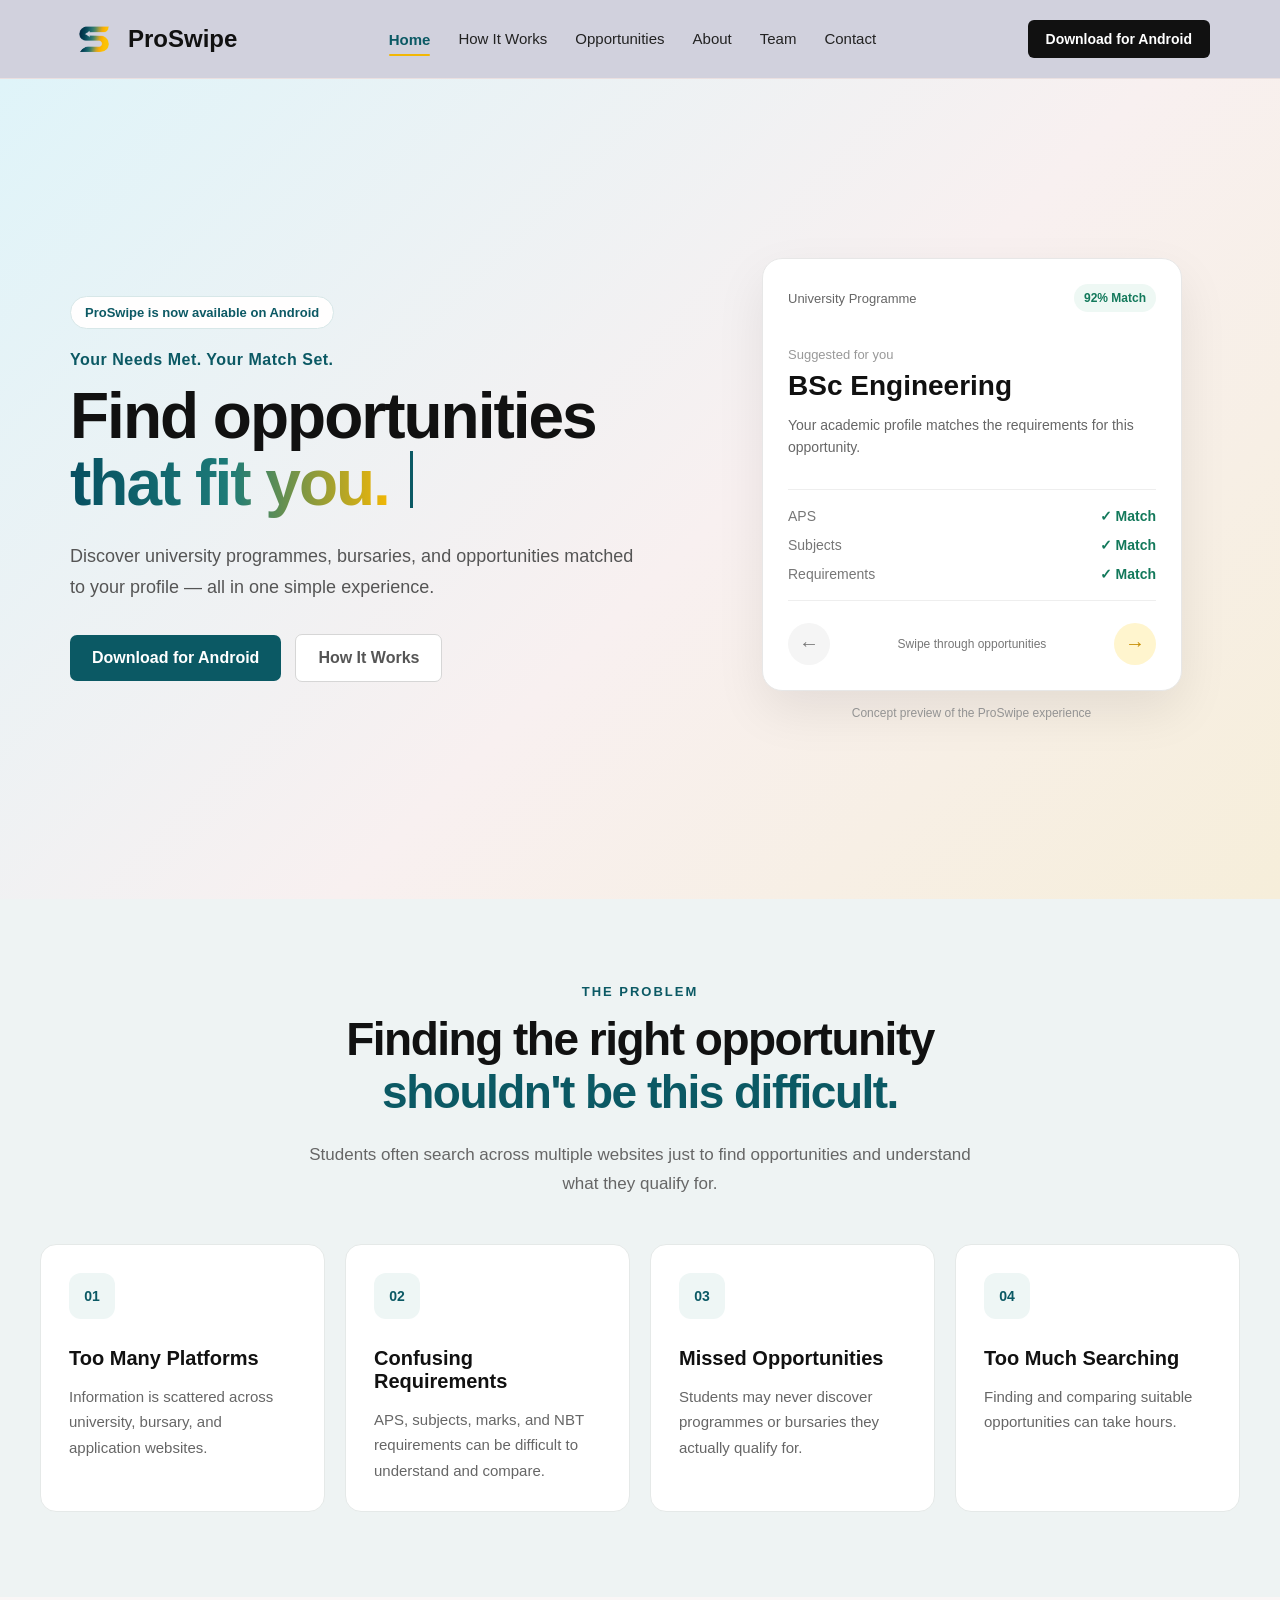
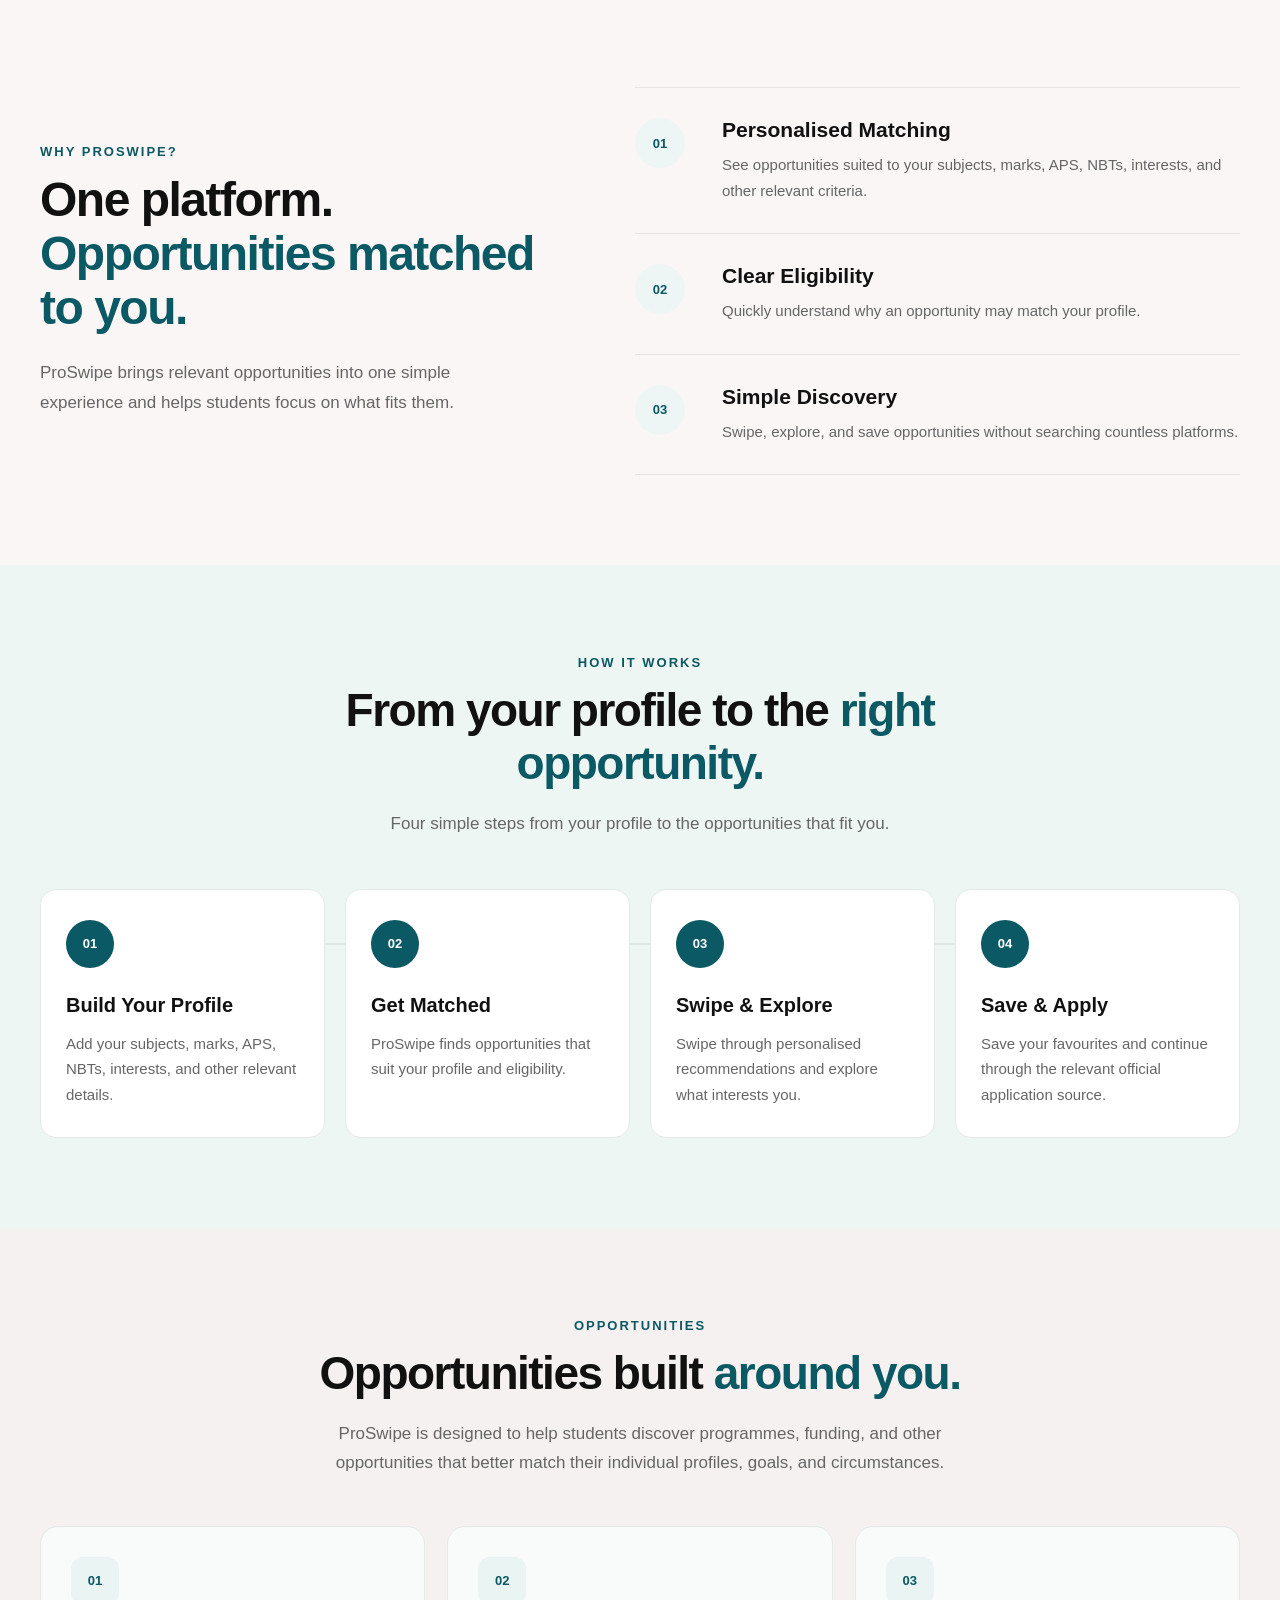
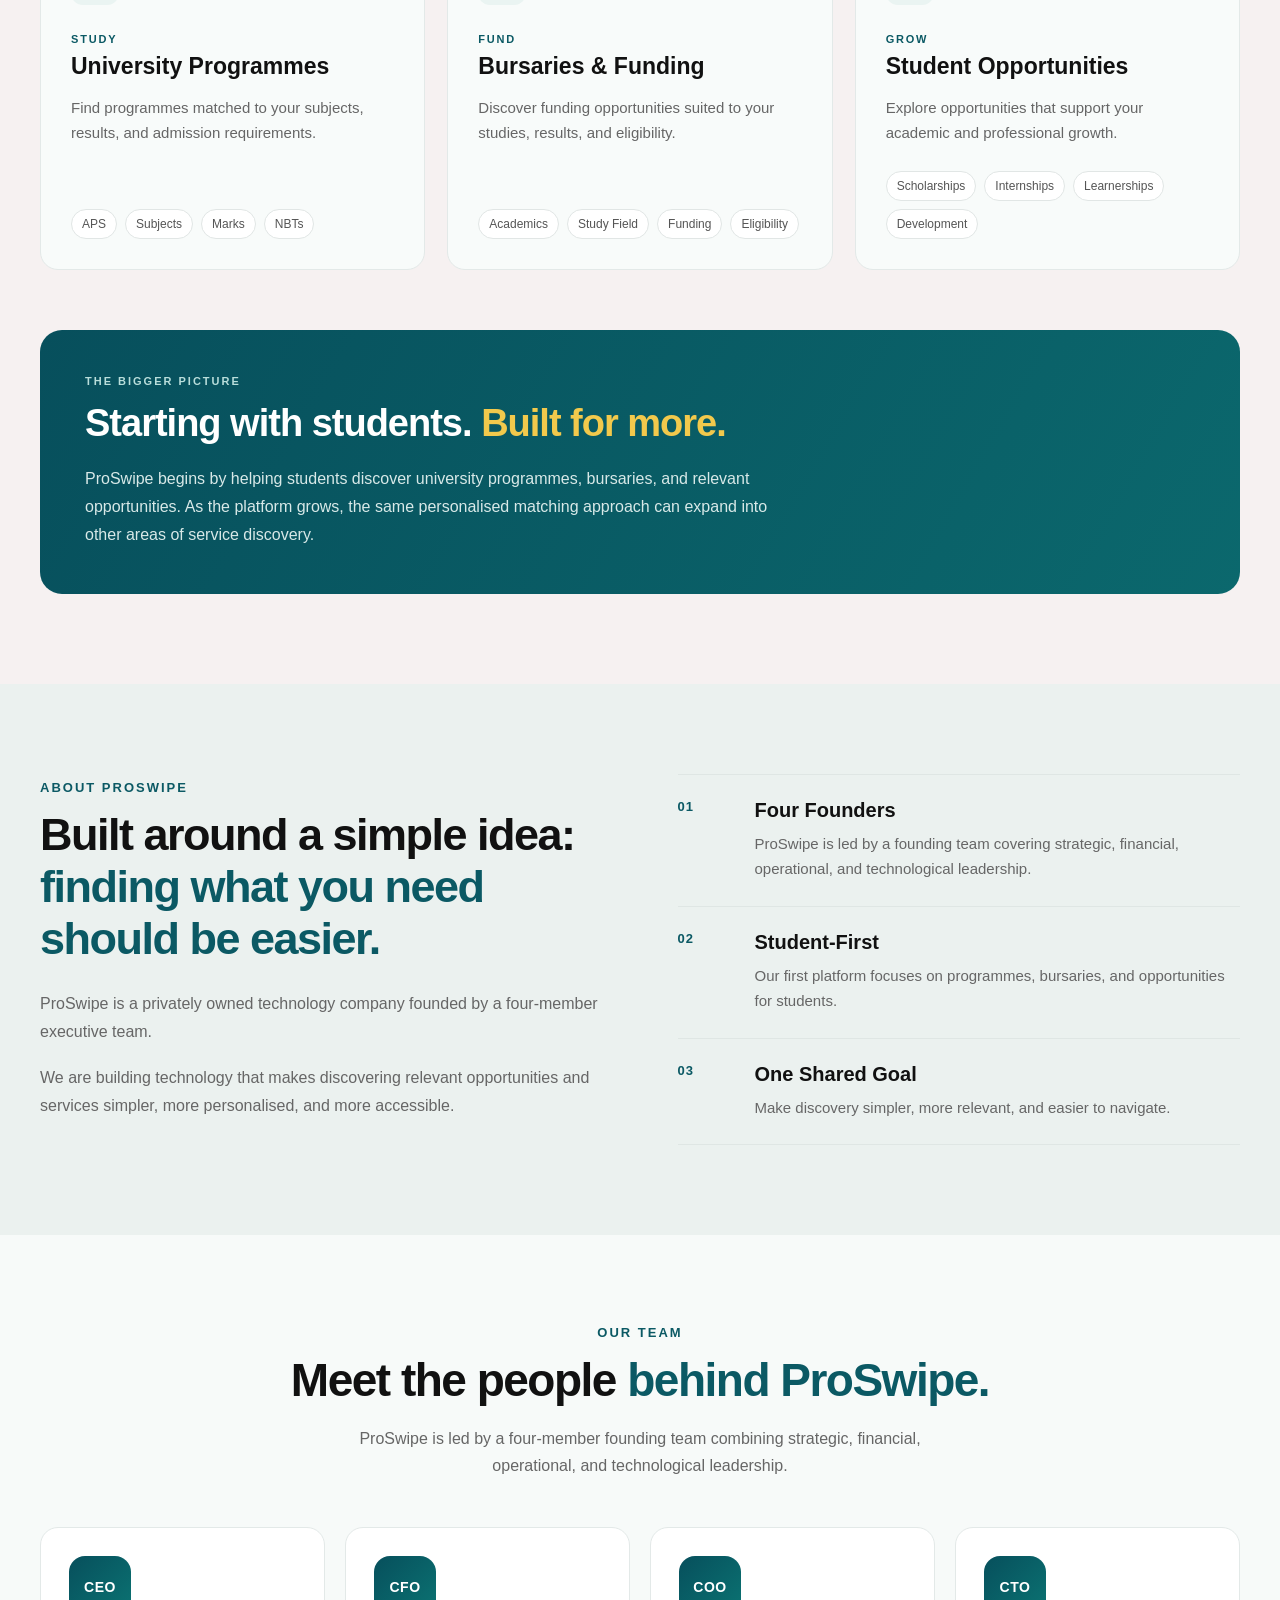
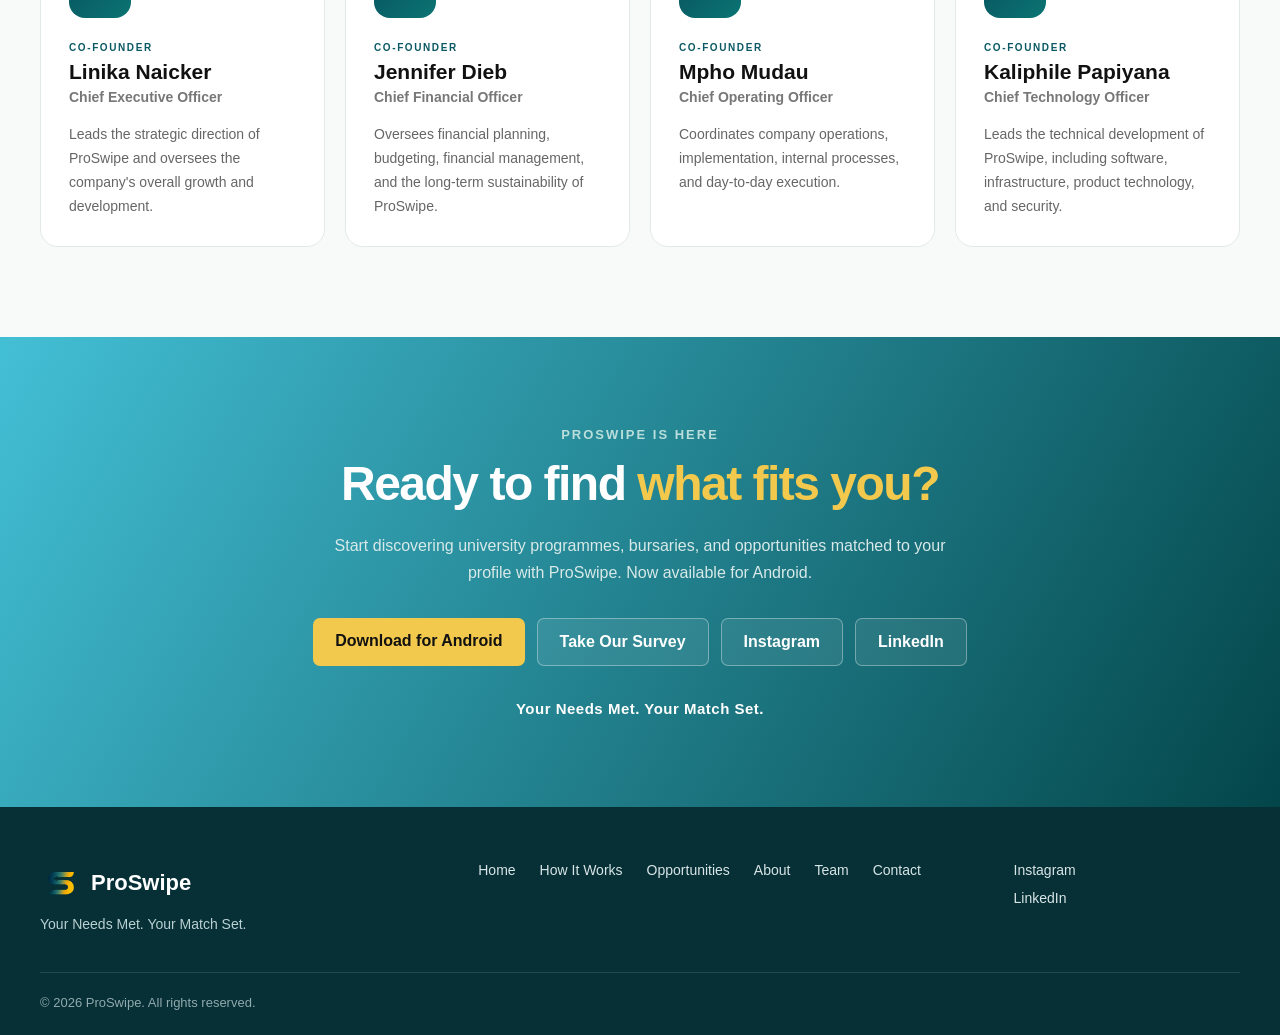
<file: index.html>
<!DOCTYPE html>
<html lang="en">
<head>
    <meta charset="UTF-8">
    <meta name="viewport" content="width=device-width, initial-scale=1.0">
    <title>ProSwipe</title>
    <link rel="icon" type="image/png" href="Logos/logo.png">
    <link rel="stylesheet" href="style.css">
</head>

<body>

    <!-- Navigation Bar -->

    <header class="header">
        <nav class="navbar">

            <!-- Brand -->

            <a href="#" class="logo">
                <img src="Logos/logo.png" alt="ProSwipe Logo">
                <span>ProSwipe</span>
            </a>

            <!-- Hamburger Button -->

            <button class="menu-toggle" id="menu-toggle" aria-label="Open navigation menu" aria-expanded="false">
                ☰
            </button>

            <!-- Navigation Links -->

            <ul class="nav-links" id="nav-links">
                <a href="#home" class="active">Home</a>
                <li><a href="#how-it-works">How It Works</a></li>
                <li><a href="#opportunities">Opportunities</a></li>
                <li><a href="#about">About</a></li>
                <li><a href="#team">Team</a></li>
                <li><a href="#contact">Contact</a></li>
                <li class="mobile-nav-button">
                    <a
                        href="https://expo.dev/accounts/pro.swipe/projects/ProSwipe/builds/a6ea0be5-4917-4d4c-aa37-b9b1e38a9152"
                        class="nav-button"
                        target="_blank"
                        rel="noopener noreferrer"
                    >
                        Download for Android
                    </a>
                </li>
            </ul>

            <!-- Desktop App Button -->

            <a
                href="https://expo.dev/accounts/pro.swipe/projects/ProSwipe/builds/a6ea0be5-4917-4d4c-aa37-b9b1e38a9152"
                class="nav-button desktop-nav-button"
                target="_blank"
                rel="noopener noreferrer"
            >
                Download for Android
            </a>
        </nav>
    </header>

<!-- =========================
    Hero Section
========================= -->

<section class="hero" id="home">
    <div class="hero-container">

        <!-- Hero Text -->

        <div class="hero-content">
            <div class="hero-badge">
                ProSwipe is now available on Android
            </div>
            <p class="hero-motto">
                Your Needs Met. Your Match Set.
            </p>
            <h1
                class="hero-title"
                aria-label="Find opportunities that fit you.">
                <span
                    id="typed-main"
                    class="typed-main"
                    aria-hidden="true">
                </span>
                <span
                    id="typed-highlight"
                    class="typed-highlight"
                    aria-hidden="true">
                </span>
                <span
                    class="typing-cursor"
                    aria-hidden="true">
                </span>
            </h1>
            <p class="hero-description">
                Discover university programmes, bursaries, and opportunities
                matched to your profile — all in one simple experience.
            </p>
            <div class="hero-buttons">
                <a
                    href="https://expo.dev/accounts/pro.swipe/projects/ProSwipe/builds/a6ea0be5-4917-4d4c-aa37-b9b1e38a9152"
                    class="primary-button"
                    target="_blank"
                    rel="noopener noreferrer"
                >
                    Download for Android
                </a>
                <a href="#how-it-works" class="secondary-button">
                    How It Works
                </a>
            </div>
        </div>

        <!-- Hero Visual -->

        <div class="hero-visual">
            <div class="opportunity-card" id="opportunity-card">
                <div class="card-top">
                    <span class="card-category" id="card-category">
                        University Programme
                    </span>
                    <span class="match-score" id="match-score">
                        92% Match
                    </span>
                </div>
                <div class="card-content">
                    <p class="card-label">
                        Suggested for you
                    </p>
                    <h2 id="card-title">
                        BSc Engineering
                    </h2>
                    <p id="card-description">
                        Your academic profile matches the
                        requirements for this opportunity.
                    </p>
                </div>
                <div class="card-details">
                    <div>
                        <span id="detail-label-1">APS</span>
                        <strong id="detail-value-1">✓ Match</strong>
                    </div>
                    <div>
                        <span id="detail-label-2">Subjects</span>
                        <strong id="detail-value-2">✓ Match</strong>
                    </div>
                    <div>
                        <span id="detail-label-3">Requirements</span>
                        <strong id="detail-value-3">✓ Match</strong>
                    </div>
                </div>
                <div class="swipe-area">
                    <button
                        class="swipe-no"
                        id="previous-opportunity"
                        aria-label="Previous opportunity"
                    >
                        ←
                    </button>
                    <span>Swipe through opportunities</span>
                    <button
                        class="swipe-yes"
                        id="next-opportunity"
                        aria-label="Next opportunity"
                    >
                        →
                    </button>
                </div>
        </div>
            <p class="concept-label">
                Concept preview of the ProSwipe experience
            </p>
        </div>
    </div>
</section>

<!-- =========================
     The Problem Section
========================= -->

<section class="problem-section" id="problem">
    <div class="problem-container">

        <!-- Section Introduction -->

        <div class="problem-heading reveal">
            <p class="section-label">THE PROBLEM</p>
            <h2>
                Finding the right opportunity
                <span>shouldn't be this difficult.</span>
            </h2>
            <p class="problem-intro">
                Students often search across multiple websites just to find
                opportunities and understand what they qualify for.
            </p>
        </div>

        <!-- Problem Cards -->

        <div class="problem-grid">
            <article class="problem-card reveal reveal-delay-1">
                <div class="problem-number">01</div>
                <h3>Too Many Platforms</h3>
                <p>
                    Information is scattered across university,
                    bursary, and application websites.
                </p>
            </article>
            <article class="problem-card reveal reveal-delay-2">
                <div class="problem-number">02</div>
                <h3>Confusing Requirements</h3>
                <p>
                    APS, subjects, marks, and NBT requirements
                    can be difficult to understand and compare.
                </p>
            </article>
            <article class="problem-card reveal reveal-delay-3">
                <div class="problem-number">03</div>
                <h3>Missed Opportunities</h3>
                <p>
                    Students may never discover programmes or
                    bursaries they actually qualify for.
                </p>
            </article>
            <article class="problem-card reveal reveal-delay-4">
                <div class="problem-number">04</div>
                <h3>Too Much Searching</h3>
                <p>
                    Finding and comparing suitable opportunities
                    can take hours.
                </p>
            </article>
        </div>
    </div>
</section>

<!-- =========================
     ProSwipe Solution Section
========================= -->

<section class="solution-section" id="why-proswipe">
    <div class="solution-container">

        <!-- Left Side -->

        <div class="solution-content reveal">
            <p class="section-label">WHY PROSWIPE?</p>
            <h2>
                One platform.
                <span>Opportunities matched to you.</span>
            </h2>
            <p class="solution-description">
                ProSwipe brings relevant opportunities into one simple
                experience and helps students focus on what fits them.
            </p>
        </div>

        <!-- Right Side -->

        <div class="solution-features">
            <div class="solution-feature reveal reveal-delay-1">
                <div class="solution-number">01</div>
                <div>
                    <h3>Personalised Matching</h3>
                    <p>
                        See opportunities suited to your subjects, marks,
                        APS, NBTs, interests, and other relevant criteria.
                    </p>
                </div>
            </div>
            <div class="solution-feature reveal reveal-delay-2">
                <div class="solution-number">02</div>
                <div>
                    <h3>Clear Eligibility</h3>
                    <p>
                        Quickly understand why an opportunity may match
                        your profile.
                    </p>
                </div>
            </div>
            <div class="solution-feature reveal reveal-delay-3">
                <div class="solution-number">03</div>
                <div>
                    <h3>Simple Discovery</h3>
                    <p>
                        Swipe, explore, and save opportunities without
                        searching countless platforms.
                    </p>
                </div>
            </div>
        </div>
    </div>
</section>

<!-- =========================
     How It Works Section
========================= -->

<section class="how-it-works" id="how-it-works">
    <div class="how-it-works-container">

        <!-- Section Heading -->

        <div class="how-it-works-heading reveal">
            <p class="section-label">HOW IT WORKS</p>
            <h2>
                From your profile to the
                <span>right opportunity.</span>
            </h2>
            <p>
                Four simple steps from your profile to the
                opportunities that fit you.
            </p>
        </div>

        <!-- Steps -->

        <div class="steps-grid">

            <!-- Step 1 -->

            <article class="step-card reveal reveal-delay-1">
                <div class="step-number">01</div>
                <h3>Build Your Profile</h3>
                <p>
                    Add your subjects, marks, APS, NBTs,
                    interests, and other relevant details.
                </p>
            </article>

            <!-- Step 2 -->

            <article class="step-card reveal reveal-delay-2">
                <div class="step-number">02</div>
                <h3>Get Matched</h3>
                <p>
                    ProSwipe finds opportunities that suit
                    your profile and eligibility.
                </p>
            </article>

            <!-- Step 3 -->

            <article class="step-card reveal reveal-delay-3">
                <div class="step-number">03</div>
                <h3>Swipe & Explore</h3>
                <p>
                    Swipe through personalised recommendations
                    and explore what interests you.
                </p>
            </article>

            <!-- Step 4 -->

            <article class="step-card reveal reveal-delay-4">
                <div class="step-number">04</div>
                <h3>Save & Apply</h3>
                <p>
                    Save your favourites and continue through
                    the relevant official application source.
                </p>
            </article>
        </div>
    </div>
</section>

<!-- =========================
     Opportunities Section
========================= -->

<section class="opportunities-section" id="opportunities">
    <div class="opportunities-container">

        <!-- Section Heading -->

        <div class="opportunities-heading reveal">
            <p class="section-label">OPPORTUNITIES</p>
            <h2>
                Opportunities built
                <span>around you.</span>
            </h2>
            <p>
                ProSwipe is designed to help students discover programmes,
                funding, and other opportunities that better match their
                individual profiles, goals, and circumstances.
            </p>
        </div>

        <!-- Opportunity Categories -->

        <div class="opportunities-grid">

            <!-- University Programmes -->

            <article class="opportunity-type-card reveal reveal-delay-1">
                <div class="opportunity-type-number">
                    01
                </div>
                <p class="opportunity-type-label">
                    STUDY
                </p>
                <h3>
                    University Programmes
                </h3>
                <p class="opportunity-type-description">
                    Find programmes matched to your subjects,
                    results, and admission requirements.
                </p>
                <div class="opportunity-tags">
                    <span>APS</span>
                    <span>Subjects</span>
                    <span>Marks</span>
                    <span>NBTs</span>
                </div>
            </article>

            <!-- Bursaries -->

            <article class="opportunity-type-card reveal reveal-delay-2">
                <div class="opportunity-type-number">
                    02
                </div>
                <p class="opportunity-type-label">
                    FUND
                </p>
                <h3>
                    Bursaries & Funding
                </h3>
                <p class="opportunity-type-description">
                    Discover funding opportunities suited to your
                    studies, results, and eligibility.
                </p>
                <div class="opportunity-tags">
                    <span>Academics</span>
                    <span>Study Field</span>
                    <span>Funding</span>
                    <span>Eligibility</span>
                </div>
            </article>

            <!-- Other Opportunities -->

            <article class="opportunity-type-card reveal reveal-delay-3">
                <div class="opportunity-type-number">
                    03
                </div>
                <p class="opportunity-type-label">
                    GROW
                </p>
                <h3>
                    Student Opportunities
                </h3>
                <p class="opportunity-type-description">
                    Explore opportunities that support your academic
                    and professional growth.
                </p>
                <div class="opportunity-tags">
                    <span>Scholarships</span>
                    <span>Internships</span>
                    <span>Learnerships</span>
                    <span>Development</span>
                </div>
            </article>
        </div>

        <!-- Future Vision Banner -->

        <div class="future-banner reveal">
            <div class="future-banner-content">
                <p class="future-label">
                    THE BIGGER PICTURE
                </p>
                <h3>
                    Starting with students.
                    <span>Built for more.</span>
                </h3>
                <p>
                    ProSwipe begins by helping students discover university
                    programmes, bursaries, and relevant opportunities.
                    As the platform grows, the same personalised matching
                    approach can expand into other areas of service discovery.
                </p>
            </div>
        </div>
    </div>
</section>

<!-- =========================
     About ProSwipe Section
========================= -->

<section class="about-section" id="about">
    <div class="about-container">

        <!-- About Content -->

        <div class="about-content reveal">
            <p class="section-label">ABOUT PROSWIPE</p>
            <h2>
                Built around a simple idea:
                <span>finding what you need should be easier.</span>
            </h2>
            <p>
                ProSwipe is a privately owned technology company founded
                by a four-member executive team.
            </p>
            <p>
                We are building technology that makes discovering relevant
                opportunities and services simpler, more personalised,
                and more accessible.
            </p>
        </div>

        <!-- Company Snapshot -->

        <div class="about-snapshot reveal reveal-delay-2">
            <div class="snapshot-item">
                <span class="snapshot-number">01</span>
                <div>
                    <h3>Four Founders</h3>
                    <p>
                        ProSwipe is led by a founding team covering
                        strategic, financial, operational, and
                        technological leadership.
                    </p>
                </div>
            </div>
            <div class="snapshot-item">
                <span class="snapshot-number">02</span>
                <div>
                    <h3>Student-First</h3>
                    <p>
                        Our first platform focuses on programmes,
                        bursaries, and opportunities for students.
                    </p>
                </div>
            </div>
            <div class="snapshot-item">
                <span class="snapshot-number">03</span>
                <div>
                    <h3>One Shared Goal</h3>
                    <p>
                        Make discovery simpler, more relevant,
                        and easier to navigate.
                    </p>
                </div>
            </div>
        </div>
    </div>
</section>

<!-- =========================
     Team Section
========================= -->

<section class="team-section" id="team">
    <div class="team-container">

        <!-- Section Heading -->

        <div class="team-heading reveal">
            <p class="section-label">OUR TEAM</p>
            <h2>
                Meet the people
                <span>behind ProSwipe.</span>
            </h2>
            <p>
                ProSwipe is led by a four-member founding team combining
                strategic, financial, operational, and technological leadership.
            </p>
        </div>

        <!-- Team Members -->

        <div class="team-grid">

            <!-- CEO -->

            <article class="team-card">
                <div class="team-initials">
                    CEO
                </div>
                <p class="team-founder-label">
                    CO-FOUNDER
                </p>
                <h3>Linika Naicker</h3>
                <p class="team-role">
                    Chief Executive Officer
                </p>
                <p class="team-description">
                    Leads the strategic direction of ProSwipe and oversees
                    the company's overall growth and development.
                </p>
            </article>

            <!-- CFO -->

            <article class="team-card">
                <div class="team-initials">
                    CFO
                </div>
                <p class="team-founder-label">
                    CO-FOUNDER
                </p>
                <h3>Jennifer Dieb</h3>
                <p class="team-role">
                    Chief Financial Officer
                </p>
                <p class="team-description">
                    Oversees financial planning, budgeting, financial
                    management, and the long-term sustainability of ProSwipe.
                </p>
            </article>

            <!-- COO -->

            <article class="team-card">
                <div class="team-initials">
                    COO
                </div>
                <p class="team-founder-label">
                    CO-FOUNDER
                </p>
                <h3>Mpho Mudau</h3>
                <p class="team-role">
                    Chief Operating Officer
                </p>
                <p class="team-description">
                    Coordinates company operations, implementation,
                    internal processes, and day-to-day execution.
                </p>
            </article>

            <!-- CTO -->

            <article class="team-card">
                <div class="team-initials">
                    CTO
                </div>
                <p class="team-founder-label">
                    CO-FOUNDER
                </p>
                <h3>Kaliphile Papiyana</h3>
                <p class="team-role">
                    Chief Technology Officer
                </p>
                <p class="team-description">
                    Leads the technical development of ProSwipe, including
                    software, infrastructure, product technology, and security.
                </p>
            </article>
        </div>
    </div>
</section>

<!-- =========================
     Contact / App Section
========================= -->

<section class="contact-section" id="contact">
    <div class="contact-container">
        <p class="section-label">PROSWIPE IS HERE</p>
        <h2>
            Ready to find
            <span>what fits you?</span>
        </h2>
        <p class="contact-description">
            Start discovering university programmes, bursaries,
            and opportunities matched to your profile with ProSwipe.
            Now available for Android.
        </p>

        <!-- Main Call to Action -->

        <div class="contact-buttons">
            <a
                href="https://expo.dev/accounts/pro.swipe/projects/ProSwipe/builds/a6ea0be5-4917-4d4c-aa37-b9b1e38a9152"
                class="contact-primary-button"
                target="_blank"
                rel="noopener noreferrer"
            >
                Download for Android
            </a>
            <a
                href="https://docs.google.com/forms/d/e/1FAIpQLSeqUXdighfsh0JbCzAN-oOfOWJU9L0SPGvjX3ERKN3RX_H4eA/viewform?usp=publish-editor"
                class="contact-secondary-button"
                target="_blank"
                rel="noopener noreferrer"
            >
                Take Our Survey
            </a>
            <a
                href="https://www.instagram.com/pro.swipe?igsi=dDI4bHJiMmozbzZ3"
                class="contact-secondary-button"
                target="_blank"
                rel="noopener noreferrer"
            >
                Instagram
            </a>
            <a
                href="https://www.linkedin.com/company/proswipeapp/"
                class="contact-secondary-button"
                target="_blank"
                rel="noopener noreferrer"
            >
                LinkedIn
            </a>
        </div>
        <p class="contact-motto">
            Your Needs Met. Your Match Set.
        </p>
    </div>
</section>

<!-- =========================
     Footer
========================= -->

<footer class="footer">
    <div class="footer-container">

        <!-- Brand -->

        <div class="footer-brand">
            <a href="#home" class="footer-logo">
                <img src="Logos/logo.png" alt="ProSwipe Logo">
                <span>ProSwipe</span>
            </a>
            <p>
                Your Needs Met. Your Match Set.
            </p>
        </div>

        <!-- Footer Navigation -->

        <nav class="footer-navigation" aria-label="Footer navigation">
            <a href="#home">Home</a>
            <a href="#how-it-works">How It Works</a>
            <a href="#opportunities">Opportunities</a>
            <a href="#about">About</a>
            <a href="#team">Team</a>
            <a href="#contact">Contact</a>
        </nav>

        <!-- Social Links -->

        <div class="footer-socials">
            <a
                href="https://www.instagram.com/pro.swipe?igsi=dDI4bHJiMmozbzZ3"
                target="_blank"
                rel="noopener noreferrer"
            >
                Instagram
            </a>
            <a
                href="https://www.linkedin.com/company/proswipeapp/"
                target="_blank"
                rel="noopener noreferrer"
            >
                LinkedIn
            </a>
        </div>
    </div>

    <!-- Bottom Footer -->

    <div class="footer-bottom">
        <p>
            &copy; 2026 ProSwipe. All rights reserved.
        </p>
    </div>
</footer>

    <script src="script.js"></script>
</body>
</html>
</file>
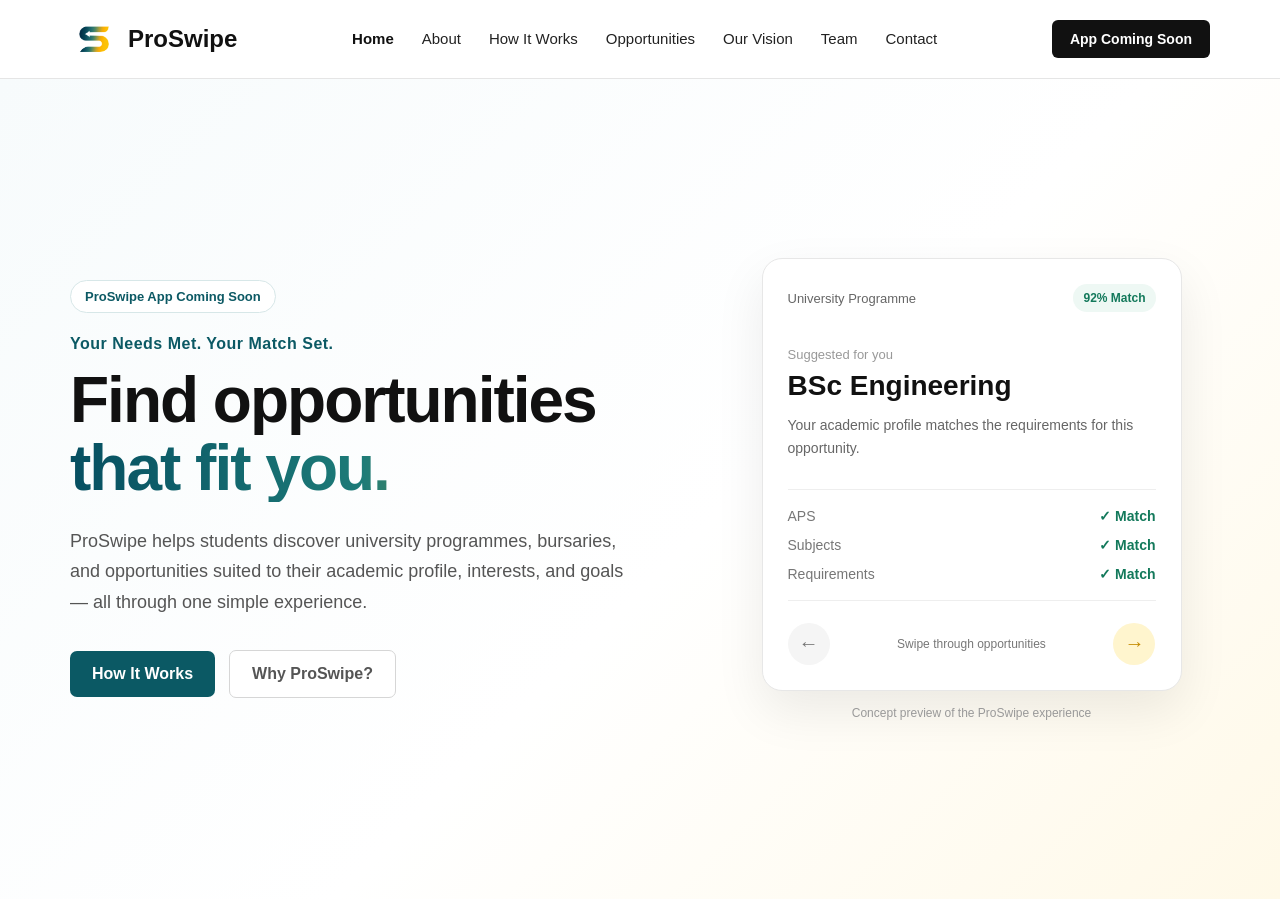
<file: Code Files/index.html>
<!DOCTYPE html>
<html lang="en">
<head>
    <meta charset="UTF-8">
    <meta name="viewport" content="width=device-width, initial-scale=1.0">

    <title>ProSwipe</title>

    <link rel="icon" type="image/png" href="Logos/logo.png">
    <link rel="stylesheet" href="style.css">
</head>

<body>

    <!-- Navigation Bar -->
    <header class="header">
        <nav class="navbar">

            <!-- ProSwipe Logo -->
            <a href="#" class="logo">
                <img src="Logos/logo.png" alt="ProSwipe Logo">
                <span>ProSwipe</span>
            </a>

            <!-- Navigation Links -->
            <ul class="nav-links">
                <li><a href="#" class="active">Home</a></li>
                <li><a href="#">About</a></li>
                <li><a href="#">How It Works</a></li>
                <li><a href="#">Opportunities</a></li>
                <li><a href="#">Our Vision</a></li>
                <li><a href="#">Team</a></li>
                <li><a href="#">Contact</a></li>
            </ul>

            <!-- App Status Button -->
            <a href="#" class="nav-button">App Coming Soon</a>

        </nav>
    </header>

<!-- =========================
    Hero Section
========================= -->

<section class="hero" id="home">

    <div class="hero-container">

        <!-- Hero Text -->
        <div class="hero-content">

            <div class="hero-badge">
                ProSwipe App Coming Soon
            </div>

            <p class="hero-motto">
                Your Needs Met. Your Match Set.
            </p>

            <h1>
                Find opportunities
                <span>that fit you.</span>
            </h1>

            <p class="hero-description">
                ProSwipe helps students discover university programmes,
                bursaries, and opportunities suited to their academic
                profile, interests, and goals — all through one simple
                experience.
            </p>

            <div class="hero-buttons">

                <a href="#how-it-works" class="primary-button">
                    How It Works
                </a>

                <a href="#why-proswipe" class="secondary-button">
                    Why ProSwipe?
                </a>

            </div>

        </div>


        <!-- Hero Visual -->
        <div class="hero-visual">

            <div class="opportunity-card">

                <div class="card-top">

                    <span class="card-category">
                        University Programme
                    </span>

                    <span class="match-score">
                        92% Match
                    </span>

                </div>

                <div class="card-content">

                    <p class="card-label">
                        Suggested for you
                    </p>

                    <h2>BSc Engineering</h2>

                    <p>
                        Your academic profile matches the
                        requirements for this opportunity.
                    </p>

                </div>

                <div class="card-details">

                    <div>
                        <span>APS</span>
                        <strong>✓ Match</strong>
                    </div>

                    <div>
                        <span>Subjects</span>
                        <strong>✓ Match</strong>
                    </div>

                    <div>
                        <span>Requirements</span>
                        <strong>✓ Match</strong>
                    </div>

                </div>

                <div class="swipe-area">

                    <button class="swipe-no">←</button>

                    <span>Swipe through opportunities</span>

                    <button class="swipe-yes">→</button>

                </div>

            </div>

            <p class="concept-label">
                Concept preview of the ProSwipe experience
            </p>

        </div>

    </div>

</section>


    <script src="script.js"></script>
</body>
</html>
</file>
<file: style.css>
/* =========================
   General Reset
========================= */

* {
    margin: 0;
    padding: 0;
    box-sizing: border-box;
}

body {
    font-family: Arial, sans-serif;
}

.nav-links a.active {
    font-weight: 700;
    color: #111;
}

:root {
    /* Animation timing */
    --motion-fast: 0.2s;
    --motion-medium: 0.4s;
    --motion-slow: 0.7s;

    /* Smooth easing */
    --motion-ease: cubic-bezier(0.22, 1, 0.36, 1);
}

html {
    scroll-behavior: smooth;
}


/* =========================
   Header / Navigation
========================= */

.header {
    width: 100%;

    position: sticky;
    top: 0;

    background-color: rgb(209, 209, 221);
    border-bottom: 1px solid #ebe0e0;

    z-index: 1000;
}

.navbar {
    max-width: 1200px;
    margin: 0 auto;
    padding: 15px 30px;

    display: flex;
    align-items: center;
    justify-content: space-between;
}

/* =========================
   Mobile Navigation
========================= */

.menu-toggle {
    display: none;

    background: none;
    border: none;

    font-size: 30px;
    color: #111;

    cursor: pointer;
}

.mobile-nav-button {
    display: none;
}


/* =========================
   Logo
========================= */

.logo {
    display: flex;
    align-items: center;
    gap: 10px;
    text-decoration: none;
}

.logo img {
    width: 48px;
    display: block;
}

.logo span {
    font-size: 24px;
    font-weight: 700;
    color: #111;
}


/* =========================
   Navigation Links
========================= */

.nav-links {
    list-style: none;

    display: flex;
    align-items: center;

    gap: 28px;
}


.nav-links a {
    position: relative;

    text-decoration: none;

    color: #222;

    font-size: 15px;
    font-weight: 500;

    transition:
        color var(--motion-fast) var(--motion-ease);
}


/* Normal hover effect */

.nav-links a:hover {
    color: #0b5964;
}


/* =========================
   Active Navigation Link
========================= */

.nav-links a.active {
    color: #0b5964;

    font-weight: 600;
}


/* Gold underline for active section */

.nav-links a.active::after {
    content: "";

    position: absolute;

    left: 0;
    bottom: -8px;

    width: 100%;
    height: 2px;

    background-color: #f2b705;

    border-radius: 2px;
}


/* =========================
   Navigation Button
========================= */

.nav-button {
    text-decoration: none;

    background-color: #111;
    color: white;

    padding: 11px 18px;
    border-radius: 6px;

    font-size: 14px;
    font-weight: bold;
}

.nav-button:hover {
    background-color: #333;
}

/* =========================
   Hero Section
========================= */

.hero {
    min-height: calc(100vh - 80px);

    display: flex;
    align-items: center;

    background:
        linear-gradient(
            135deg,
            #dff4f9 0%,
            #f8f0f0 55%,
            #f6eeda 100%
        );
}

.hero-container {
    width: 100%;
    max-width: 1200px;

    margin: 0 auto;
    padding: 80px 30px;

    display: grid;
    grid-template-columns: 1.1fr 0.9fr;

    align-items: center;
    gap: 80px;
}


/* =========================
   Hero Text
========================= */

.hero-motto {
    margin-bottom: 14px;

    color: #0b5964;

    font-size: 16px;
    font-weight: 600;

    letter-spacing: 0.5px;
}

.hero-content {
    max-width: 650px;
}

.hero-badge {
    display: inline-block;

    padding: 8px 14px;
    margin-bottom: 22px;

    border: 1px solid #d7e7e8;
    border-radius: 50px;

    background-color: rgb(255, 254, 254);

    color: #0c5964;

    font-size: 13px;
    font-weight: 600;
}

.hero h1 {
    font-size: clamp(42px, 5vw, 64px);

    line-height: 1.05;
    letter-spacing: -2px;
    color: #111;
    margin-bottom: 24px;
}

/* First line of Hero heading */
.typed-main {
    display: block;

    color: #111;
}


/* Highlighted second line */
.typed-highlight {
    display: inline;

    background: linear-gradient(
        90deg,
        #064f61,
        #1d7b78,
        #f2b705
    );

    -webkit-background-clip: text;
    -webkit-text-fill-color: transparent;

    background-clip: text;
}

.hero-description {
    max-width: 570px;

    font-size: 18px;
    line-height: 1.7;

    color: #555;

    margin-bottom: 32px;
}

/* =========================
   Hero Typing Animation
========================= */

.typed-highlight {
    color: #0b5964;
}

.typing-cursor {
    display: inline-block;

    width: 3px;
    height: 0.9em;

    margin-left: 5px;

    background-color: #0b5964;

    vertical-align: -0.05em;

    animation: cursorBlink 0.7s infinite;
}

.typing-cursor.finished {
    animation: none;
    opacity: 0;
}


@keyframes cursorBlink {

    0%,
    50% {
        opacity: 1;
    }

    51%,
    100% {
        opacity: 0;
    }
}


/* =========================
   Hero Buttons
========================= */

.hero-buttons {
    display: flex;
    align-items: center;

    gap: 14px;
}

.primary-button {
    display: inline-block;

    padding: 14px 22px;

    background-color: #0b5964;
    color: white;

    text-decoration: none;

    border-radius: 7px;

    font-weight: 600;
}

.primary-button:hover {
    background-color: #084650;
}

.secondary-button {
    display: inline-block;

    padding: 14px 22px;

    border: 1px solid #d6d6d6;
    border-radius: 7px;

    background-color: white;

    color: #555;

    font-weight: 600;

    text-decoration: none;
}

.secondary-button:hover {
    border-color: #0b5964;
    color: #0b5964;
}


/* =========================
   Hero Visual
========================= */

.hero-visual {
    display: flex;

    flex-direction: column;

    align-items: center;
}

.opportunity-card {
    width: 100%;
    max-width: 420px;

    background-color: white;

    border: 1px solid #e7e7e7;
    border-radius: 20px;

    padding: 25px;

    box-shadow:
        0 20px 50px rgba(0, 0, 0, 0.08);
}


/* Card top */

.card-top {
    display: flex;
    justify-content: space-between;

    align-items: center;

    margin-bottom: 35px;
}

.card-category {
    color: #666;
    font-size: 13px;
}

.match-score {
    background-color: #eef8f4;

    color: #13795b;

    padding: 7px 10px;

    border-radius: 20px;

    font-size: 12px;
    font-weight: bold;
}


/* Card Content */

.card-label {
    color: #999;

    font-size: 13px;

    margin-bottom: 8px;
}

.card-content h2 {
    font-size: 28px;

    margin-bottom: 12px;

    color: #111;
}

.card-content > p:last-child {
    color: #666;

    line-height: 1.6;

    font-size: 14px;

    margin-bottom: 30px;
}


/* Matching Details */

.card-details {
    border-top: 1px solid #eee;
    border-bottom: 1px solid #eee;

    padding: 18px 0;

    margin-bottom: 22px;

    display: flex;
    flex-direction: column;

    gap: 13px;
}

.card-details div {
    display: flex;

    justify-content: space-between;

    font-size: 14px;
}

.card-details span {
    color: #777;
}

.card-details strong {
    color: #13795b;
}


/* Swipe Controls */

.swipe-area {
    display: flex;

    align-items: center;
    justify-content: space-between;

    gap: 12px;
}

.swipe-area span {
    color: #777;

    font-size: 12px;

    text-align: center;
}

.swipe-area button {
    width: 42px;
    height: 42px;

    border-radius: 50%;

    border: none;

    font-size: 20px;

    cursor: pointer;
}

.swipe-no {
    background-color: #f5f5f5;
    color: #777;
}

.swipe-yes {
    background-color: #fff5ce;
    color: #c58b00;
}

.opportunity-card {
    touch-action: pan-y;
}


/* Concept Label */

.concept-label {
    margin-top: 15px;

    color: #999;

    font-size: 12px;
}


/* =========================
   Opportunity Card Swipe
========================= */

.opportunity-card {
    transition:
        transform 0.35s var(--motion-ease),
        opacity 0.35s var(--motion-ease);

    will-change: transform, opacity;
}


/* Card leaving to the left */

.opportunity-card.swipe-out-left {
    transform: translateX(-70px) rotate(-1deg);

    opacity: 0;
}


/* Card leaving to the right */

.opportunity-card.swipe-out-right {
    transform: translateX(70px) rotate(1deg);

    opacity: 0;
}


/* New card begins just outside on the right */

.opportunity-card.swipe-in-right {
    transform: translateX(70px);

    opacity: 0;

    transition: none;
}


/* New card begins just outside on the left */

.opportunity-card.swipe-in-left {
    transform: translateX(-70px);

    opacity: 0;

    transition: none;
}

.swipe-area button {
    transition:
        transform var(--motion-fast) var(--motion-ease),
        background-color var(--motion-fast) var(--motion-ease);
}

.swipe-area button:hover {
    transform: scale(1.08);
}

.swipe-area button:active {
    transform: scale(0.92);
}


/* =========================
   Problem Section
========================= */

.problem-section {
    background-color: #eef3f3;

    padding: 85px 30px;
}

.problem-container {
    width: 100%;
    max-width: 1200px;

    margin: 0 auto;
}


/* =========================
   Problem Section Heading
========================= */

.problem-heading {
    max-width: 760px;

    margin: 0 auto 45px;

    text-align: center;
}

.section-label {
    margin-bottom: 14px;

    color: #0b5964;

    font-size: 13px;
    font-weight: 700;

    letter-spacing: 2px;
}

.problem-heading h2 {
    margin-bottom: 22px;

    color: #111;

    font-size: 46px;
    line-height: 1.15;

    letter-spacing: -1.5px;
}

.problem-heading h2 span {
    color: #0b5964;
}

.problem-intro {
    max-width: 680px;

    margin: 0 auto;

    color: #666;

    font-size: 17px;
    line-height: 1.7;
}


/* =========================
   Problem Cards
========================= */

.problem-grid {
    display: grid;

    grid-template-columns: repeat(4, 1fr);

    gap: 20px;
}

.problem-card {
    padding: 28px;

    background-color: white;

    border: 1px solid #e5e9e8;
    border-radius: 16px;

    transition:
        transform 0.25s ease,
        box-shadow 0.25s ease,
        border-color 0.25s ease;
}

.problem-card:hover {
    transform: translateY(-6px);

    border-color: #cadbd9;

    box-shadow:
        0 16px 35px rgba(0, 0, 0, 0.07);
}


/* Problem Number */

.problem-number {
    width: 46px;
    height: 46px;

    margin-bottom: 28px;

    display: flex;
    align-items: center;
    justify-content: center;

    background-color: #eef6f5;

    border-radius: 12px;

    color: #0b5964;

    font-size: 14px;
    font-weight: 700;
}


/* Card Text */

.problem-card h3 {
    margin-bottom: 14px;

    color: #111;

    font-size: 20px;
}

.problem-card p {
    color: #666;

    font-size: 15px;
    line-height: 1.7;
}

/* =========================
   Solution Section
========================= */

.solution-section {
    padding: 90px 30px;

    background-color: rgb(250, 246, 246);
}

.solution-container {
    width: 100%;
    max-width: 1200px;

    margin: 0 auto;

    display: grid;
    grid-template-columns: 0.9fr 1.1fr;

    gap: 100px;

    align-items: center;
}


/* =========================
   Solution Content
========================= */

.solution-content {
    max-width: 520px;
}

.solution-content h2 {
    margin-bottom: 24px;

    font-size: 48px;
    line-height: 1.12;

    letter-spacing: -1.5px;

    color: #111;
}

.solution-content h2 span {
    display: block;

    color: #0b5964;
}

.solution-description {
    font-size: 17px;

    line-height: 1.75;

    color: #666;
}


/* =========================
   Solution Features
========================= */

.solution-features {
    display: flex;

    flex-direction: column;

    gap: 0;
}

.solution-feature {
    display: grid;

    grid-template-columns: 65px 1fr;

    gap: 22px;

    padding: 30px 0;

    border-bottom: 1px solid #e5e5e5;
}

.solution-feature:first-child {
    border-top: 1px solid #e5e5e5;
}


/* Feature Number */

.solution-number {
    width: 50px;
    height: 50px;

    display: flex;
    align-items: center;
    justify-content: center;

    border-radius: 50%;

    background-color: #eef6f5;

    color: #0b5964;

    font-size: 13px;
    font-weight: 700;
}


/* Feature Text */

.solution-feature h3 {
    margin-bottom: 10px;

    font-size: 21px;

    color: #111;
}

.solution-feature p {
    max-width: 570px;

    font-size: 15px;
    line-height: 1.7;

    color: #666;
}

/* =========================
   How It Works Section
========================= */

.how-it-works {
    padding: 90px 30px;

    background-color: #eef6f3;
}

.how-it-works-container {
    width: 100%;
    max-width: 1200px;

    margin: 0 auto;
}


/* =========================
   How It Works Heading
========================= */

.how-it-works-heading {
    max-width: 720px;

    margin: 0 auto 50px;

    text-align: center;
}

.how-it-works-heading h2 {
    margin-bottom: 20px;

    font-size: 46px;
    line-height: 1.15;

    letter-spacing: -1.5px;

    color: #111;
}

.how-it-works-heading h2 span {
    color: #0b5964;
}

.how-it-works-heading > p:last-child {
    max-width: 650px;

    margin: 0 auto;

    font-size: 17px;
    line-height: 1.7;

    color: #666;
}


/* =========================
   How It Works Steps
========================= */

.steps-grid {
    display: grid;

    grid-template-columns: repeat(4, 1fr);

    gap: 20px;

    position: relative;
}


/* Step Card */

.step-card {
    position: relative;

    padding: 30px 25px;

    background-color: white;

    border: 1px solid #e4e9e8;
    border-radius: 16px;

    transition:
        transform 0.25s ease,
        box-shadow 0.25s ease;
}

.step-card:hover {
    transform: translateY(-5px);

    box-shadow:
        0 14px 30px rgba(0, 0, 0, 0.06);
}


/* Step Number */

.step-number {
    width: 48px;
    height: 48px;

    margin-bottom: 26px;

    display: flex;
    align-items: center;
    justify-content: center;

    border-radius: 50%;

    background-color: #0b5964;

    color: white;

    font-size: 13px;
    font-weight: 700;
}


/* Step Text */

.step-card h3 {
    margin-bottom: 14px;

    font-size: 20px;

    color: #111;
}

.step-card p {
    font-size: 15px;
    line-height: 1.7;

    color: #666;
}

.steps-grid::before {
    content: "";

    position: absolute;

    top: 54px;
    left: 7%;
    right: 7%;

    height: 2px;

    background-color: #dbe8e6;

    z-index: 0;
}

.step-card {
    z-index: 1;
}

/* =========================
   Opportunities Section
========================= */

.opportunities-section {
    padding: 90px 30px;

    background-color: rgb(246, 241, 241);
}

.opportunities-container {
    width: 100%;
    max-width: 1200px;

    margin: 0 auto;
}


/* =========================
   Opportunities Heading
========================= */

.opportunities-heading {
    max-width: 720px;

    margin: 0 auto 48px;

    text-align: center;
}

.opportunities-heading h2 {
    margin-bottom: 20px;

    font-size: 46px;
    line-height: 1.15;

    letter-spacing: -1.5px;

    color: #111;
}

.opportunities-heading h2 span {
    color: #0b5964;
}

.opportunities-heading > p:last-child {
    max-width: 650px;

    margin: 0 auto;

    color: #666;

    font-size: 17px;
    line-height: 1.7;
}


/* =========================
   Opportunity Category Grid
========================= */

.opportunities-grid {
    display: grid;

    grid-template-columns: repeat(3, 1fr);

    gap: 22px;

    margin-bottom: 60px;
}


/* Category Card */

.opportunity-type-card {
    padding: 30px;

    display: flex;
    flex-direction: column;

    background-color: #f8fbfa;

    border: 1px solid #e3e9e8;
    border-radius: 18px;

    transition:
        transform 0.25s ease,
        box-shadow 0.25s ease,
        border-color 0.25s ease;
}

.opportunity-type-card:hover {
    transform: translateY(-6px);

    border-color: #cbdcda;

    box-shadow:
        0 18px 35px rgba(0, 0, 0, 0.06);
}


/* Number */

.opportunity-type-number {
    width: 48px;
    height: 48px;

    margin-bottom: 28px;

    display: flex;
    align-items: center;
    justify-content: center;

    border-radius: 12px;

    background-color: #eaf4f2;

    color: #0b5964;

    font-size: 13px;
    font-weight: 700;
}


/* Small Category Label */

.opportunity-type-label {
    margin-bottom: 8px;

    color: #0b5964;

    font-size: 11px;
    font-weight: 700;

    letter-spacing: 1.8px;
}


/* Card Text */

.opportunity-type-card h3 {
    margin-bottom: 15px;

    color: #111;

    font-size: 23px;
}

.opportunity-type-description {
    margin-bottom: 25px;

    color: #666;

    font-size: 15px;
    line-height: 1.7;
}


/* Opportunity Tags */

.opportunity-tags {
    margin-top: auto;

    display: flex;
    flex-wrap: wrap;
    gap: 8px;
}

.opportunity-tags span {
    padding: 7px 10px;

    background-color: white;

    border: 1px solid #e1e6e5;
    border-radius: 20px;

    color: #555;

    font-size: 12px;
}


/* =========================
   Future Vision Banner
========================= */

.future-banner {
    padding: 45px;

    background:
        linear-gradient(
            120deg,
            #074f5c,
            #0b686d
        );

    border-radius: 22px;
}

.future-banner-content {
    max-width: 760px;
}

.future-label {
    margin-bottom: 14px;

    color: #b9dedb;

    font-size: 11px;
    font-weight: 700;

    letter-spacing: 2px;
}

.future-banner h3 {
    margin-bottom: 18px;

    color: white;

    font-size: 38px;
    line-height: 1.2;

    letter-spacing: -1px;
}

.future-banner h3 span {
    color: #f2c94c;
}

.future-banner-content > p:last-child {
    max-width: 700px;

    color: #d8e9e8;

    font-size: 16px;
    line-height: 1.75;
}

/* =========================
   About Section
========================= */

.about-section {
    padding: 90px 30px;

    background-color: #ebf1ef;
}

.about-container {
    width: 100%;
    max-width: 1200px;

    margin: 0 auto;

    display: grid;
    grid-template-columns: 1fr 1fr;

    gap: 75px;

    align-items: center;
}


/* =========================
   About Content
========================= */

.about-content {
    max-width: 560px;
}

.about-content h2 {
    margin-bottom: 26px;

    font-size: 45px;
    line-height: 1.15;

    letter-spacing: -1.5px;

    color: #111;
}

.about-content h2 span {
    display: block;

    color: #0b5964;
}

.about-content > p:not(.section-label) {
    margin-bottom: 18px;

    color: #666;

    font-size: 16px;
    line-height: 1.75;
}


/* =========================
   Company Snapshot
========================= */

.about-snapshot {
    display: flex;

    flex-direction: column;

    border-top: 1px solid #dfe6e4;
}

.snapshot-item {
    display: grid;

    grid-template-columns: 55px 1fr;

    gap: 22px;

    padding: 24px 0;

    border-bottom: 1px solid #dfe6e4;
}

.snapshot-number {
    color: #0b5964;

    font-size: 13px;
    font-weight: 700;

    letter-spacing: 1px;
}

.snapshot-item h3 {
    margin-bottom: 9px;

    color: #111;

    font-size: 20px;
}

.snapshot-item p {
    color: #666;

    font-size: 15px;
    line-height: 1.7;
}


/* =========================
   Team Section
========================= */

.team-section {
    padding: 90px 30px;

    background-color: #f7faf9;
}

.team-container {
    width: 100%;
    max-width: 1200px;

    margin: 0 auto;
}


/* =========================
   Team Heading
========================= */

.team-heading {
    max-width: 700px;

    margin: 0 auto 48px;

    text-align: center;
}

.team-heading h2 {
    margin-bottom: 18px;

    font-size: 46px;
    line-height: 1.15;

    letter-spacing: -1.5px;

    color: #111;
}

.team-heading h2 span {
    color: #0b5964;
}

.team-heading > p:last-child {
    max-width: 620px;

    margin: 0 auto;

    color: #666;

    font-size: 16px;
    line-height: 1.7;
}


/* =========================
   Team Grid
========================= */

.team-grid {
    display: grid;

    grid-template-columns: repeat(4, 1fr);

    gap: 20px;
}


/* =========================
   Team Card
========================= */

.team-card {
    padding: 28px;

    background-color: white;

    border: 1px solid #e3e9e8;
    border-radius: 18px;

    transition:
        transform 0.25s ease,
        box-shadow 0.25s ease,
        border-color 0.25s ease;
}

.team-card:hover {
    transform: translateY(-5px);

    border-color: #cadbd9;

    box-shadow:
        0 15px 30px rgba(0, 0, 0, 0.06);
}


/* =========================
   Role Mark
========================= */

.team-initials {
    width: 62px;
    height: 62px;

    margin-bottom: 24px;

    display: flex;
    align-items: center;
    justify-content: center;

    border-radius: 16px;

    background:
        linear-gradient(
            135deg,
            #074f5c,
            #0b7473
        );

    color: white;

    font-size: 14px;
    font-weight: 700;

    letter-spacing: 0.5px;
}


/* =========================
   Team Text
========================= */

.team-founder-label {
    margin-bottom: 7px;

    color: #0b5964;

    font-size: 10px;
    font-weight: 700;

    letter-spacing: 1.6px;
}

.team-card h3 {
    margin-bottom: 5px;

    color: #111;

    font-size: 21px;
}

.team-role {
    margin-bottom: 18px;

    color: #777;

    font-size: 14px;
    font-weight: 600;
}

.team-description {
    color: #666;

    font-size: 14px;
    line-height: 1.7;
}


/* =========================
   Contact / Coming Soon
========================= */

.contact-section {
    padding: 90px 30px;

    background:
        linear-gradient(
            120deg,
            #43bfd5,
            #03464a
        );

    text-align: center;
}

.contact-container {
    width: 100%;
    max-width: 800px;

    margin: 0 auto;
}

.contact-section .section-label {
    color: #b9dedb;
}

.contact-section h2 {
    margin-bottom: 20px;

    font-size: 48px;
    line-height: 1.15;

    letter-spacing: -1.5px;

    color: white;
}

.contact-section h2 span {
    color: #f2c94c;
}

.contact-description {
    max-width: 650px;

    margin: 0 auto 32px;

    color: #d8e9e8;

    font-size: 16px;
    line-height: 1.7;
}


/* =========================
   Contact Buttons
========================= */

.contact-buttons {
    display: flex;

    justify-content: center;
    flex-wrap: wrap;

    gap: 12px;
}

.contact-primary-button,
.contact-secondary-button {
    display: inline-block;

    padding: 14px 22px;

    border-radius: 7px;

    font-weight: 600;
    text-decoration: none;

    transition:
        transform 0.2s ease,
        background-color 0.2s ease;
}

.contact-primary-button {
    background-color: #f2c94c;

    color: #111;
}

.contact-primary-button:hover {
    transform: translateY(-2px);

    background-color: #f5d76e;
}

.contact-secondary-button {
    border: 1px solid rgba(255, 255, 255, 0.35);

    color: white;

    background-color: rgba(255, 255, 255, 0.08);
}

.contact-secondary-button:hover {
    transform: translateY(-2px);

    background-color: rgba(255, 255, 255, 0.15);
}


/* =========================
   Contact Motto
========================= */

.contact-motto {
    margin-top: 34px;

    color: white;

    font-size: 15px;
    font-weight: 600;

    letter-spacing: 0.5px;
}


/* =========================
   Footer
========================= */

.footer {
    padding: 55px 30px 25px;

    background-color: #062f36;

    color: white;
}

.footer-container {
    width: 100%;
    max-width: 1200px;

    margin: 0 auto 40px;

    display: grid;
    grid-template-columns: 1.2fr 1.5fr 0.7fr;

    gap: 50px;

    align-items: start;
}


/* =========================
   Footer Brand
========================= */

.footer-logo {
    display: inline-flex;

    align-items: center;

    gap: 9px;

    margin-bottom: 12px;

    text-decoration: none;
}

.footer-logo img {
    width: 42px;

    display: block;
}

.footer-logo span {
    color: white;

    font-size: 22px;
    font-weight: 700;
}

.footer-brand p {
    color: #b9d1d3;

    font-size: 14px;
}


/* =========================
   Footer Navigation
========================= */

.footer-navigation {
    display: flex;

    flex-wrap: wrap;

    gap: 16px 24px;
}

.footer-navigation a {
    color: #d8e5e6;

    font-size: 14px;

    text-decoration: none;

    transition: color 0.2s ease;
}

.footer-navigation a:hover {
    color: #f2c94c;
}


/* =========================
   Footer Social Links
========================= */

.footer-socials {
    display: flex;

    flex-direction: column;

    gap: 12px;
}

.footer-socials a {
    color: #d8e5e6;

    font-size: 14px;

    text-decoration: none;

    transition: color 0.2s ease;
}

.footer-socials a:hover {
    color: #f2c94c;
}


/* =========================
   Footer Bottom
========================= */

.footer-bottom {
    width: 100%;
    max-width: 1200px;

    margin: 0 auto;

    padding-top: 22px;

    border-top: 1px solid rgba(255, 255, 255, 0.12);
}

.footer-bottom p {
    color: #91aaad;

    font-size: 13px;
}


/* =========================
   Scroll Reveal Animations
========================= */

.reveal {
    opacity: 0;

    transform: translateY(30px);

    transition:
        opacity var(--motion-slow) var(--motion-ease),
        transform var(--motion-slow) var(--motion-ease);
}

/* JavaScript adds this class when element enters the screen */
.reveal.visible {
    opacity: 1;

    transform: translateY(0);
}


/* Stagger delays for groups of cards */

.reveal-delay-1 {
    transition-delay: 0.18s;
}

.reveal-delay-2 {
    transition-delay: 0.36s;
}

.reveal-delay-3 {
    transition-delay: 0.54s;
}

.reveal-delay-4 {
    transition-delay: 0.72s;
}


/* =========================
   Reduced Motion Support
========================= */

@media (prefers-reduced-motion: reduce) {

    html {
        scroll-behavior: auto;
    }

    .reveal {
        opacity: 1;

        transform: none;

        transition: none;
    }
}


/* =========================================================
   TABLET / MOBILE NAVIGATION
   ========================================================= */

@media (max-width: 1100px) {

    .navbar {
        position: relative;
        padding: 15px 24px;
    }


    /* Hamburger Button */

    .menu-toggle {
        display: flex;
        align-items: center;
        justify-content: center;

        width: 44px;
        height: 44px;

        background: none;
        border: none;

        font-size: 30px;
        color: #111;

        cursor: pointer;

        z-index: 1101;
    }


    /* Hide desktop App Coming Soon button */

    .desktop-nav-button {
        display: none;
    }


    /* Mobile Navigation Menu */

    .nav-links {
        position: absolute;

        top: 100%;
        left: 0;

        width: 100%;

        display: none;
        flex-direction: column;

        align-items: stretch;
        justify-content: flex-start;

        gap: 0;

        padding: 10px 24px 24px;

        background-color: white;

        border-bottom: 1px solid #e5e5e5;

        box-shadow:
            0 10px 20px rgba(0, 0, 0, 0.08);

        z-index: 1100;

        max-height: calc(100vh - 80px);
        overflow-y: auto;
    }


    /* JavaScript adds the active class when menu opens */

    .nav-links.active {
        display: flex;
    }


    .nav-links li {
        width: 100%;

        margin: 0;
        padding: 0;

        flex: none;
    }


    .nav-links a {
        display: block;

        width: 100%;

        padding: 14px 0;

        font-size: 16px;

        text-decoration: none;
    }


    /* App Coming Soon button inside mobile menu */

    .mobile-nav-button {
        display: block;

        margin-top: 10px;
    }


    .mobile-nav-button .nav-button {
        display: block;

        width: 100%;

        padding: 14px 18px;

        background-color: #111;
        color: white;

        text-align: center;

        border-radius: 6px;
    }

    /* Active link on mobile */

    .nav-links a.active {
        color: #0b5964;
        font-weight: 600;
    }


    .nav-links a.active::after {
        display: none;
    }
}



/* =========================================================
   TABLET
   ========================================================= */

@media (max-width: 900px) {

    /* -----------------------------------------------------
       General Section Spacing
       ----------------------------------------------------- */

    .problem-section,
    .solution-section,
    .how-it-works,
    .opportunities-section,
    .about-section {
        padding: 75px 30px;
    }


    /* -----------------------------------------------------
       Hero Section
       ----------------------------------------------------- */

    .hero {
        min-height: auto;
    }


    .hero-container {
        grid-template-columns: 1fr;

        padding: 65px 30px;

        gap: 50px;
    }


    .hero-content {
        max-width: 700px;

        margin: 0 auto;

        text-align: center;
    }


    .hero h1 {
        font-size: 52px;

        letter-spacing: -1.5px;
    }


    .hero-description {
        margin-left: auto;
        margin-right: auto;
    }


    .hero-buttons {
        justify-content: center;
    }


    .hero-visual {
        width: 100%;
    }


    .opportunity-card {
        max-width: 500px;
    }


    .concept-label {
        text-align: center;
    }


    /* -----------------------------------------------------
       Problem Section
       ----------------------------------------------------- */

    .problem-heading {
        margin-bottom: 42px;
    }


    .problem-heading h2 {
        font-size: 40px;
    }


    .problem-grid {
        grid-template-columns: repeat(2, 1fr);
    }


    /* -----------------------------------------------------
       Why ProSwipe / Solution Section
       ----------------------------------------------------- */

    .solution-container {
        grid-template-columns: 1fr;

        gap: 50px;
    }


    .solution-content {
        max-width: 700px;
    }


    .solution-content h2 {
        font-size: 42px;
    }


    .solution-description {
        max-width: 650px;
    }


    /* -----------------------------------------------------
       How It Works
       ----------------------------------------------------- */

    .how-it-works-heading {
        margin-bottom: 45px;
    }


    .how-it-works-heading h2 {
        font-size: 40px;
    }


    .steps-grid {
        grid-template-columns: repeat(2, 1fr);
    }


    /* Connecting line only makes sense on desktop */

    .steps-grid::before {
        display: none;
    }


    /* -----------------------------------------------------
       Opportunities
       ----------------------------------------------------- */

    .opportunities-heading {
        margin-bottom: 45px;
    }


    .opportunities-heading h2 {
        font-size: 40px;
    }


    .opportunities-grid {
        grid-template-columns: repeat(2, 1fr);
    }


    /* Third card fills the second row */

    .opportunity-type-card:last-child {
        grid-column: 1 / -1;
    }


    .opportunity-type-description {
        min-height: auto;
    }


    /* -----------------------------------------------------
       Bigger Picture Banner
       ----------------------------------------------------- */

    .future-banner {
        padding: 40px;
    }


    .future-banner h3 {
        font-size: 34px;
    }


    /* -----------------------------------------------------
       About Section
       ----------------------------------------------------- */

    .about-container {
        grid-template-columns: 1fr;

        gap: 50px;
    }


    .about-content {
        max-width: 700px;
    }


    .about-content h2 {
        font-size: 40px;
    }


    .about-content > p:not(.section-label) {
        max-width: 680px;
    }


    .about-snapshot {
        max-width: 750px;
    }


    /* -----------------------------------------------------
    Team Section
   ----------------------------------------------------- */

    .team-section {
        padding: 75px 30px;
    }

    .team-heading {
        margin-bottom: 42px;
    }

    .team-heading h2 {
        font-size: 40px;
    }

    .team-grid {
        grid-template-columns: repeat(2, 1fr);
    }


    /* Contact Section - Tablet */

    .contact-section {
        padding: 75px 30px;
    }

    .contact-section h2 {
        font-size: 40px;
    }


    /* -----------------------------------------------------
    Footer - Tablet
   ----------------------------------------------------- */

    .footer {
        padding: 50px 30px 25px;
    }

    .footer-container {
        grid-template-columns: 1fr 1fr;

        gap: 40px;
    }

    .footer-socials {
        flex-direction: row;
    }
}


/* =========================================================
   PHONE
   ========================================================= */

@media (max-width: 600px) {

    /* -----------------------------------------------------
       General Section Spacing
       ----------------------------------------------------- */

    .problem-section,
    .solution-section,
    .how-it-works,
    .opportunities-section,
    .about-section {
        padding: 60px 20px;
    }


    /* -----------------------------------------------------
       Hero Section
       ----------------------------------------------------- */

    .hero-container {
        padding: 50px 20px;

        gap: 40px;
    }


    .hero-badge {
        padding: 7px 12px;

        margin-bottom: 18px;

        font-size: 12px;
    }


    .hero-motto {
        margin-bottom: 12px;

        font-size: 14px;
    }


    .hero h1 {
        margin-bottom: 20px;

        font-size: 42px;
        line-height: 1.08;

        letter-spacing: -1px;
    }


    .hero-description {
        margin-bottom: 28px;

        font-size: 16px;
        line-height: 1.6;
    }


    /* Stack Hero buttons vertically */

    .hero-buttons {
        flex-direction: column;

        width: 100%;

        gap: 12px;
    }


    .primary-button,
    .secondary-button {
        width: 100%;

        text-align: center;
    }


    /* Hero opportunity preview */

    .opportunity-card {
        width: 100%;
        max-width: 100%;

        padding: 22px;
    }


    .card-top {
        margin-bottom: 28px;
    }


    .card-content h2 {
        font-size: 25px;
    }


    .swipe-area {
        gap: 8px;
    }


    .swipe-area span {
        font-size: 11px;
    }


    .concept-label {
        padding: 0 10px;

        font-size: 11px;

        text-align: center;
    }


    /* -----------------------------------------------------
       Shared Section Label
       ----------------------------------------------------- */

    .section-label {
        font-size: 12px;
    }


    /* -----------------------------------------------------
       Problem Section
       ----------------------------------------------------- */

    .problem-heading {
        margin-bottom: 35px;
    }


    .problem-heading h2 {
        font-size: 34px;

        letter-spacing: -1px;
    }


    .problem-intro {
        font-size: 16px;
    }


    .problem-grid {
        grid-template-columns: 1fr;

        gap: 16px;
    }


    .problem-card {
        min-height: auto;

        padding: 24px;
    }


    .problem-number {
        margin-bottom: 20px;
    }


    /* -----------------------------------------------------
       Why ProSwipe / Solution Section
       ----------------------------------------------------- */

    .solution-container {
        gap: 35px;
    }


    .solution-content h2 {
        font-size: 35px;

        letter-spacing: -1px;
    }


    .solution-description {
        font-size: 16px;
    }


    .solution-feature {
        grid-template-columns: 50px 1fr;

        gap: 16px;

        padding: 22px 0;
    }


    .solution-number {
        width: 42px;
        height: 42px;
    }


    .solution-feature h3 {
        font-size: 19px;
    }


    .solution-feature p {
        font-size: 15px;
    }


    /* -----------------------------------------------------
       How It Works
       ----------------------------------------------------- */

    .how-it-works-heading {
        margin-bottom: 35px;
    }


    .how-it-works-heading h2 {
        font-size: 34px;

        letter-spacing: -1px;
    }


    .how-it-works-heading > p:last-child {
        font-size: 16px;
    }


    .steps-grid {
        grid-template-columns: 1fr;

        gap: 16px;
    }


    .step-card {
        padding: 24px;
    }


    .step-number {
        width: 44px;
        height: 44px;

        margin-bottom: 20px;
    }


    .step-card h3 {
        font-size: 19px;
    }


    /* -----------------------------------------------------
       Opportunities
       ----------------------------------------------------- */

    .opportunities-heading {
        margin-bottom: 35px;
    }


    .opportunities-heading h2 {
        font-size: 34px;

        letter-spacing: -1px;
    }


    .opportunities-heading > p:last-child {
        font-size: 16px;
    }


    .opportunities-grid {
        grid-template-columns: 1fr;

        gap: 16px;

        margin-bottom: 40px;
    }


    /* Reset tablet full-row behaviour */

    .opportunity-type-card:last-child {
        grid-column: auto;
    }


    .opportunity-type-card {
        padding: 24px;
    }


    .opportunity-type-number {
        margin-bottom: 20px;
    }


    .opportunity-type-card h3 {
        font-size: 21px;
    }


    .opportunity-type-description {
        margin-bottom: 20px;
    }


    /* -----------------------------------------------------
       Bigger Picture Banner
       ----------------------------------------------------- */

    .future-banner {
        padding: 32px 24px;

        border-radius: 18px;
    }


    .future-banner h3 {
        font-size: 30px;
    }


    .future-banner-content > p:last-child {
        font-size: 15px;
    }


    /* -----------------------------------------------------
       About Section
       ----------------------------------------------------- */

    .about-container {
        gap: 35px;
    }


    .about-content h2 {
        font-size: 34px;

        letter-spacing: -1px;
    }


    .about-content > p:not(.section-label) {
        font-size: 15px;
    }


    .snapshot-item {
        grid-template-columns: 42px 1fr;

        gap: 14px;

        padding: 22px 0;
    }


    .snapshot-item h3 {
        font-size: 19px;
    }


    .snapshot-item p {
        font-size: 15px;
    }


    /* -----------------------------------------------------
   Team Section
   ----------------------------------------------------- */

    .team-section {
        padding: 60px 20px;
    }

    .team-heading {
        margin-bottom: 35px;
    }

    .team-heading h2 {
        font-size: 34px;

        letter-spacing: -1px;
    }

    .team-heading > p:last-child {
        font-size: 15px;
    }

    .team-grid {
        grid-template-columns: 1fr;

        gap: 16px;
    }

    .team-card {
        padding: 24px;
    }

    .team-initials {
        width: 56px;
        height: 56px;

        margin-bottom: 20px;
    }


    /* Contact Section - Phone */

    .contact-section {
        padding: 60px 20px;
    }

    .contact-section h2 {
        font-size: 34px;

        letter-spacing: -1px;
    }

    .contact-description {
        font-size: 15px;
    }

    .contact-buttons {
        flex-direction: column;
    }

    .contact-primary-button,
    .contact-secondary-button {
        width: 100%;

        text-align: center;
    }


    /* -----------------------------------------------------
   Footer - Phone
   ----------------------------------------------------- */

    .footer {
        padding: 45px 20px 22px;
    }

    .footer-container {
        grid-template-columns: 1fr;

        gap: 30px;

        margin-bottom: 30px;
    }

    .footer-navigation {
        flex-direction: column;

        gap: 14px;
    }

    .footer-socials {
        flex-direction: row;

        gap: 20px;
    }

    .footer-bottom {
        padding-top: 20px;
    }

    .footer-bottom p {
        font-size: 12px;
    }
}
</file>
<file: Code Files/style.css>
/* =========================
   General Reset
========================= */

* {
    margin: 0;
    padding: 0;
    box-sizing: border-box;
}

body {
    font-family: Arial, sans-serif;
}

.nav-links a.active {
    font-weight: 700;
    color: #111;
}


/* =========================
   Header / Navigation
========================= */

.header {
    width: 100%;
    background-color: white;
    border-bottom: 1px solid #e5e5e5;
}

.navbar {
    max-width: 1200px;
    margin: 0 auto;
    padding: 15px 30px;

    display: flex;
    align-items: center;
    justify-content: space-between;
}


/* =========================
   Logo
========================= */

.logo {
    display: flex;
    align-items: center;
    gap: 10px;
    text-decoration: none;
}

.logo img {
    width: 48px;
    display: block;
}

.logo span {
    font-size: 24px;
    font-weight: 700;
    color: #111;
}


/* =========================
   Navigation Links
========================= */

.nav-links {
    list-style: none;

    display: flex;
    align-items: center;
    gap: 28px;
}

.nav-links a {
    text-decoration: none;
    color: #222;
    font-size: 15px;
    font-weight: 500;
}

.nav-links a:hover {
    color: #666;
}


/* =========================
   Navigation Button
========================= */

.nav-button {
    text-decoration: none;

    background-color: #111;
    color: white;

    padding: 11px 18px;
    border-radius: 6px;

    font-size: 14px;
    font-weight: bold;
}

.nav-button:hover {
    background-color: #333;
}

/* =========================
   Hero Section
========================= */

.hero {
    min-height: calc(100vh - 80px);

    display: flex;
    align-items: center;

    background:
        linear-gradient(
            135deg,
            #f7fbfc 0%,
            #ffffff 55%,
            #fff9e8 100%
        );
}

.hero-container {
    width: 100%;
    max-width: 1200px;

    margin: 0 auto;
    padding: 80px 30px;

    display: grid;
    grid-template-columns: 1.1fr 0.9fr;

    align-items: center;
    gap: 80px;
}


/* =========================
   Hero Text
========================= */

.hero-motto {
    margin-bottom: 14px;

    color: #0b5964;

    font-size: 16px;
    font-weight: 600;

    letter-spacing: 0.5px;
}

.hero-content {
    max-width: 650px;
}

.hero-badge {
    display: inline-block;

    padding: 8px 14px;
    margin-bottom: 22px;

    border: 1px solid #d7e7e8;
    border-radius: 50px;

    background-color: white;

    color: #0c5964;

    font-size: 13px;
    font-weight: 600;
}

.hero h1 {
    font-size: 64px;
    line-height: 1.05;

    letter-spacing: -2px;

    color: #111;

    margin-bottom: 24px;
}

.hero h1 span {
    display: block;

    background: linear-gradient(
        90deg,
        #064f61,
        #1d7b78,
        #f2b705
    );

    -webkit-background-clip: text;
    -webkit-text-fill-color: transparent;

    background-clip: text;
}

.hero-description {
    max-width: 570px;

    font-size: 18px;
    line-height: 1.7;

    color: #555;

    margin-bottom: 32px;
}


/* =========================
   Hero Buttons
========================= */

.hero-buttons {
    display: flex;
    align-items: center;

    gap: 14px;
}

.primary-button {
    display: inline-block;

    padding: 14px 22px;

    background-color: #0b5964;
    color: white;

    text-decoration: none;

    border-radius: 7px;

    font-weight: 600;
}

.primary-button:hover {
    background-color: #084650;
}

.secondary-button {
    display: inline-block;

    padding: 14px 22px;

    border: 1px solid #d6d6d6;
    border-radius: 7px;

    background-color: white;

    color: #555;

    font-weight: 600;

    text-decoration: none;
}

.secondary-button:hover {
    border-color: #0b5964;
    color: #0b5964;
}


/* =========================
   Hero Visual
========================= */

.hero-visual {
    display: flex;

    flex-direction: column;

    align-items: center;
}

.opportunity-card {
    width: 100%;
    max-width: 420px;

    background-color: white;

    border: 1px solid #e7e7e7;
    border-radius: 20px;

    padding: 25px;

    box-shadow:
        0 20px 50px rgba(0, 0, 0, 0.08);
}


/* Card top */

.card-top {
    display: flex;
    justify-content: space-between;

    align-items: center;

    margin-bottom: 35px;
}

.card-category {
    color: #666;
    font-size: 13px;
}

.match-score {
    background-color: #eef8f4;

    color: #13795b;

    padding: 7px 10px;

    border-radius: 20px;

    font-size: 12px;
    font-weight: bold;
}


/* Card Content */

.card-label {
    color: #999;

    font-size: 13px;

    margin-bottom: 8px;
}

.card-content h2 {
    font-size: 28px;

    margin-bottom: 12px;

    color: #111;
}

.card-content > p:last-child {
    color: #666;

    line-height: 1.6;

    font-size: 14px;

    margin-bottom: 30px;
}


/* Matching Details */

.card-details {
    border-top: 1px solid #eee;
    border-bottom: 1px solid #eee;

    padding: 18px 0;

    margin-bottom: 22px;

    display: flex;
    flex-direction: column;

    gap: 13px;
}

.card-details div {
    display: flex;

    justify-content: space-between;

    font-size: 14px;
}

.card-details span {
    color: #777;
}

.card-details strong {
    color: #13795b;
}


/* Swipe Controls */

.swipe-area {
    display: flex;

    align-items: center;
    justify-content: space-between;

    gap: 12px;
}

.swipe-area span {
    color: #777;

    font-size: 12px;

    text-align: center;
}

.swipe-area button {
    width: 42px;
    height: 42px;

    border-radius: 50%;

    border: none;

    font-size: 20px;

    cursor: default;
}

.swipe-no {
    background-color: #f5f5f5;
    color: #777;
}

.swipe-yes {
    background-color: #fff5ce;
    color: #c58b00;
}


/* Concept Label */

.concept-label {
    margin-top: 15px;

    color: #999;

    font-size: 12px;
}
</file>
